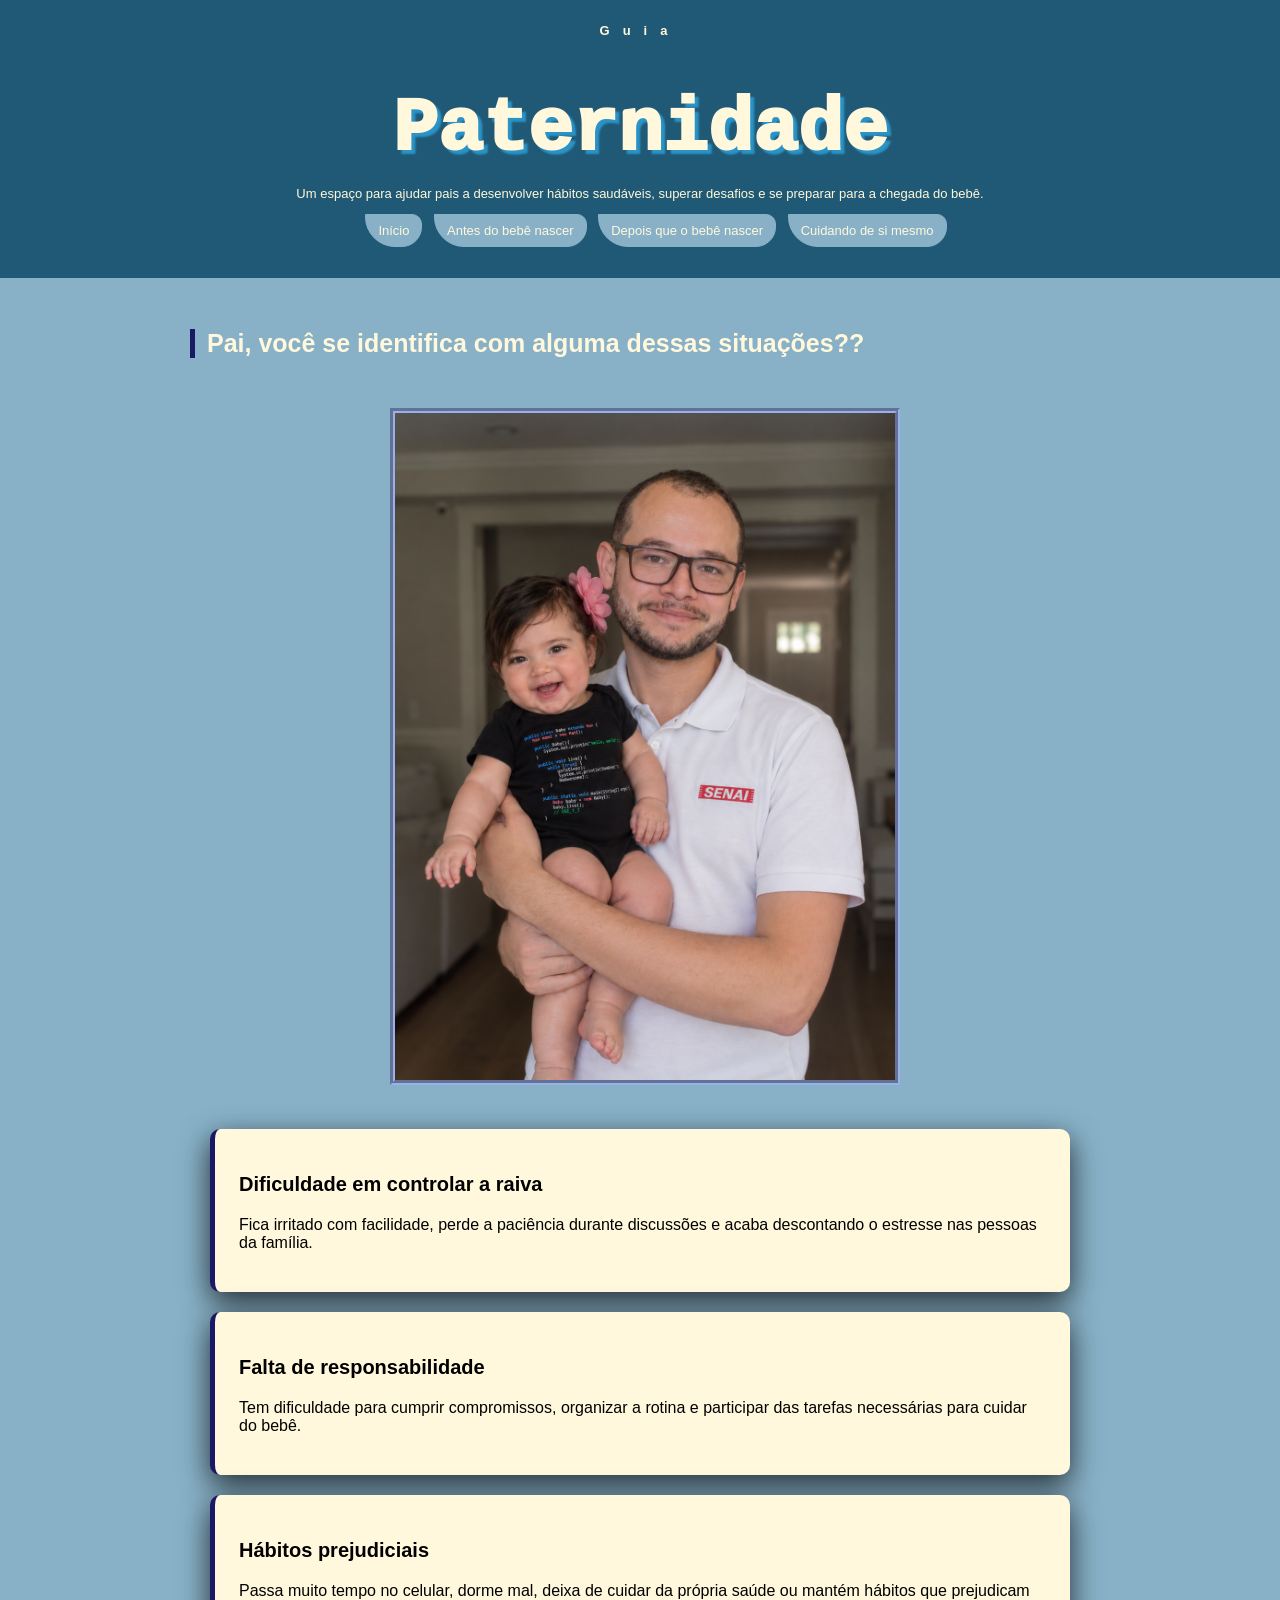
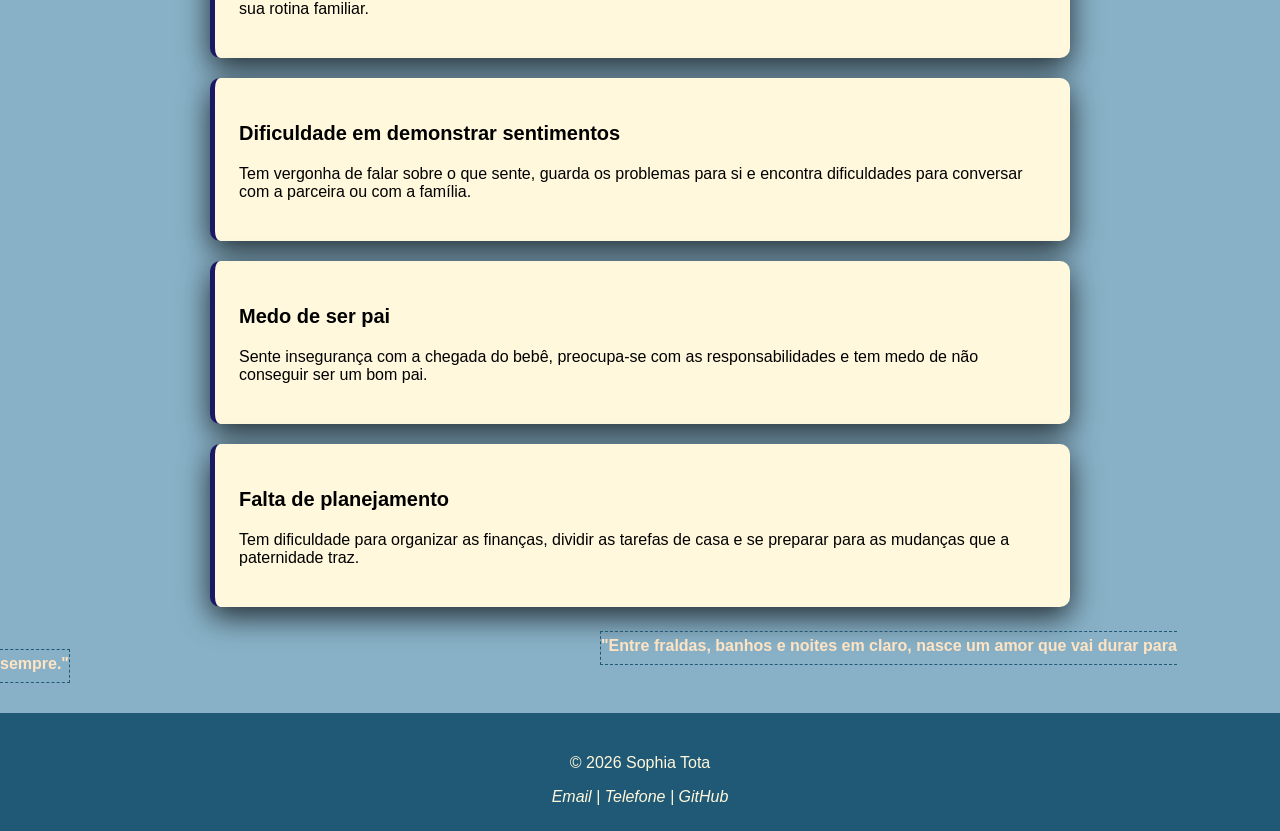
<file: index.html>
<!DOCTYPE html>
<html lang="pt-br">
<head>
    <meta charset="UTF-8">
    <meta name="viewport" content="width=device-width, initial-scale=1.0">
    <title>Guia da Paternidade | Site</title>

    <link rel="stylesheet" href="./style/style.css">
</head>
<body>
    
    <header class="cabecalho">
        <div class="container">
            <p class="etiqueta">Guia</p>
            <h1>Paternidade</h1>

            <p class="subtitulo">
                Um espaço para ajudar pais a desenvolver hábitos saudáveis, superar desafios e se preparar para a chegada do bebê.
            </p>

            <nav class="paginas">
                    <ul class="menu-paginas">
                    <li><a class="menu-link" href="index.html">Início</a></li>
                    <li><a class="menu-link" href="/pages/nasceu.html">Antes do bebê nascer</a></li>
                    <li><a class="menu-link" href="/pages/depois.html">Depois que o bebê nascer</a></li>
                    <li><a class="menu-link" href="/pages/cuida.html">Cuidando de si mesmo</a></li>

                </ul>
            </nav>
        </div>
    </header>
    <main>
        <section class="secao">
            <div class="container">
                <h2 class="titulo-secao">Pai, você se identifica com alguma dessas situações??</h2>
                <img id="imagem1" src="img/ved.png" alt="">
                <div class="grade-cards">
                    <article class="card">
                        <h3>Dificuldade em controlar a raiva </h3>
                        <p>
                            Fica irritado com facilidade, perde a paciência
                            durante discussões e acaba descontando o estresse
                            nas pessoas da família.
                        </p>
                    </article>

                    <article class="card">
                        <h3>Falta de responsabilidade</h3>
                        <p>
                            Tem dificuldade para cumprir compromissos,
                            organizar a rotina e participar das tarefas
                            necessárias para cuidar do bebê.
                        </p>
                    </article>

                    <article class="card">
                        <h3>Hábitos prejudiciais</h3>
                        <p>
                            Passa muito tempo no celular, dorme mal,
                            deixa de cuidar da própria saúde ou mantém
                            hábitos que prejudicam sua rotina familiar.
                        </p>
                    </article>

                    <article class="card">
                        <h3>Dificuldade em demonstrar sentimentos</h3>
                        <p>
                            Tem vergonha de falar sobre o que sente,
                            guarda os problemas para si e encontra
                            dificuldades para conversar com a parceira
                            ou com a família.
                        </p>
                    </article>

                    <article class="card">
                        <h3>Medo de ser pai</h3>
                        <p>
                            Sente insegurança com a chegada do bebê,
                            preocupa-se com as responsabilidades e
                            tem medo de não conseguir ser um bom pai.
                        </p>
                    </article>

                    <article class="card">
                        <h3>Falta de planejamento</h3>
                        <p>
                            Tem dificuldade para organizar as finanças,
                            dividir as tarefas de casa e se preparar
                            para as mudanças que a paternidade traz.
                        </p>
                    </article>
                </div>
            </div>
        </section>

        <strong> "Entre fraldas, banhos e noites em claro, 
            nasce um amor que vai durar para sempre." </strong>  <br>
        
        
    </main>
     <footer class="rodape">
        <div class="container">
            <p id="texto">&copy; 2026 Sophia Tota </p>

            <address>
                <a href="sophia.ttota@gmail">Email</a>
                <span> | </span>
                <a href="tel+5515991891791">Telefone</a>
                <span> | </span>
                <a href="https://github.com/sophiatota" target="_blank">GitHub</a>

            </address>

        </div>

    </footer>
     
</body>
</html>
</file>
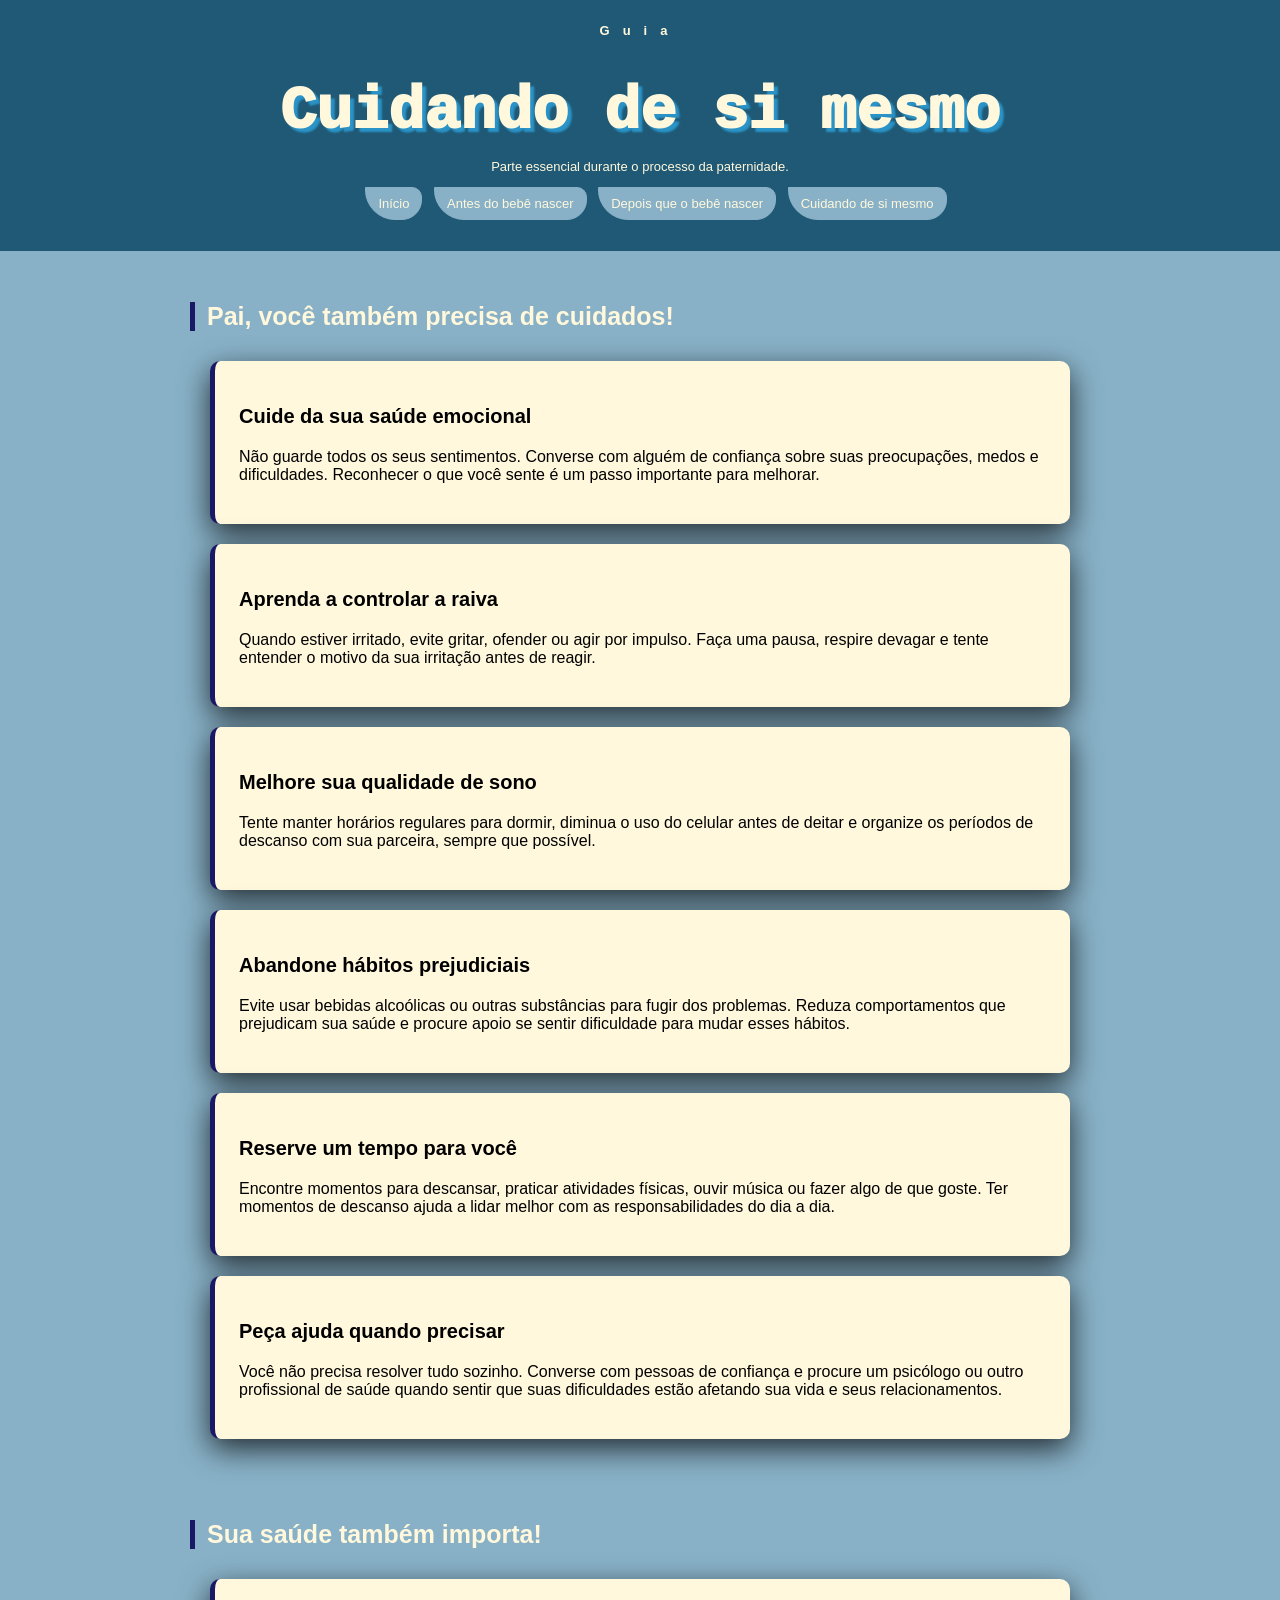
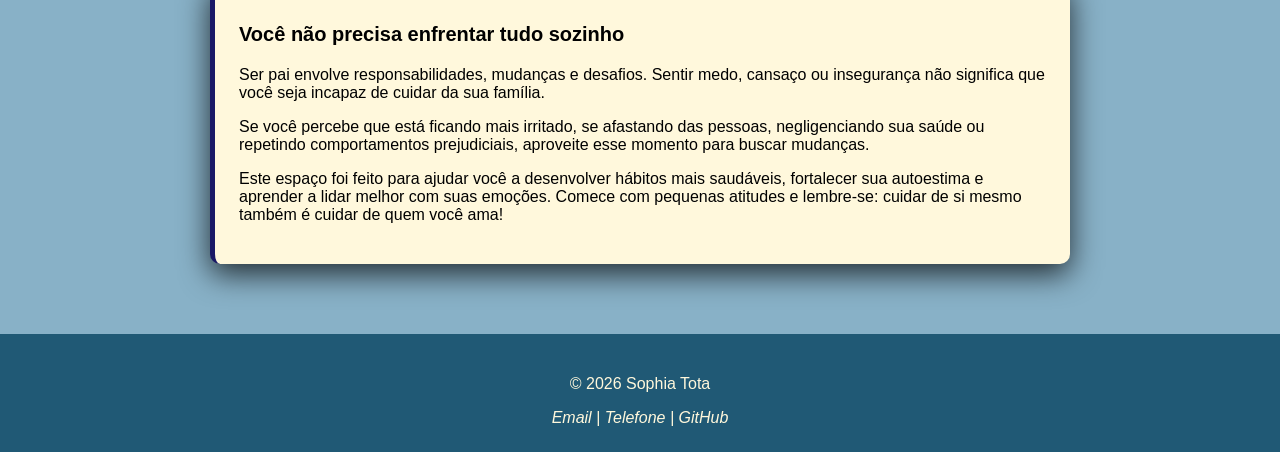
<file: pages/cuida.html>
<!DOCTYPE html>
<html lang="pt-br">
<head>
    <meta charset="UTF-8">
    <meta name="viewport" content="width=device-width, initial-scale=1.0">
    <title>Guia da Paternidade | Site</title>

    <link rel="stylesheet" href="../style/style.css">
</head>
<body>
    
    <header class="cabecalho">
        <div class="container">
            <p class="etiqueta">Guia</p>
            <h1 id="h1">Cuidando de si mesmo</h1>

            <p class="subtitulo">
                Parte essencial durante o processo da paternidade.
            </p>

            <nav class="paginas">
                    <ul class="menu-paginas">
                    <li><a class="menu-link" href="../index.html">Início</a></li>
                    <li><a class="menu-link" href="nasceu.html">Antes do bebê nascer</a></li>
                    <li><a class="menu-link" href="depois.html">Depois que o bebê nascer</a></li>
                    <li><a class="menu-link" href="cuida.html">Cuidando de si mesmo</a></li>
                </ul>
            </nav>
        </div>
         </header>
    <main>
        <section class="secao">
            <div class="container">
                <h2 class="titulo-secao">Pai, você também precisa de cuidados!</h2>

                <div class="grade-cards">
                    <article class="card">
                        <h3>Cuide da sua saúde emocional</h3>
                        <p>
                            Não guarde todos os seus sentimentos.
                            Converse com alguém de confiança sobre suas
                            preocupações, medos e dificuldades.
                            Reconhecer o que você sente é um passo
                            importante para melhorar.

                        </p>
                    </article>

                    <article class="card">
                        <h3>Aprenda a controlar a raiva</h3>
                        <p>
                            Quando estiver irritado, evite gritar,
                            ofender ou agir por impulso. Faça uma pausa,
                            respire devagar e tente entender o motivo
                            da sua irritação antes de reagir.
                        </p>
                    </article>

                    <article class="card">
                        <h3>Melhore sua qualidade de sono</h3>
                        <p>
                            Tente manter horários regulares para dormir,
                            diminua o uso do celular antes de deitar
                            e organize os períodos de descanso com
                            sua parceira, sempre que possível.
                        </p>
                    </article>

                    <article class="card">
                        <h3>Abandone hábitos prejudiciais</h3>
                        <p>
                            Evite usar bebidas alcoólicas ou outras
                            substâncias para fugir dos problemas.
                            Reduza comportamentos que prejudicam
                            sua saúde e procure apoio se sentir
                            dificuldade para mudar esses hábitos.
                        </p>
                    </article>

                    <article class="card">
                        <h3>Reserve um tempo para você</h3>
                        <p>
                            Encontre momentos para descansar,
                            praticar atividades físicas, ouvir música
                            ou fazer algo de que goste. Ter momentos
                            de descanso ajuda a lidar melhor com
                            as responsabilidades do dia a dia.
                        </p>
                    </article>

                    <article class="card">
                        <h3>Peça ajuda quando precisar</h3>
                        <p>
                            Você não precisa resolver tudo sozinho.
                            Converse com pessoas de confiança e procure
                            um psicólogo ou outro profissional de saúde
                            quando sentir que suas dificuldades estão
                            afetando sua vida e seus relacionamentos.
                        </p>
                    </article>
                </div>
            </div>
        </section>

        <section class="secao">
            <div class="container">
                <h2 class="titulo-secao">Sua saúde também importa!</h2>

                <div class="card">
                    <h3>Você não precisa enfrentar tudo sozinho</h3>
                    <p>
                        Ser pai envolve responsabilidades, mudanças
                        e desafios. Sentir medo, cansaço ou insegurança
                        não significa que você seja incapaz de cuidar
                        da sua família.
                    </p>

                    <p>
                        Se você percebe que está ficando mais irritado,
                        se afastando das pessoas, negligenciando sua
                        saúde ou repetindo comportamentos prejudiciais,
                        aproveite esse momento para buscar mudanças.
                    </p>

                    <p>
                        Este espaço foi feito para ajudar você a
                        desenvolver hábitos mais saudáveis, fortalecer
                        sua autoestima e aprender a lidar melhor com
                        suas emoções. Comece com pequenas atitudes
                        e lembre-se: cuidar de si mesmo também é
                        cuidar de quem você ama!
                    </p>
                </div>
            </div>
        </section>
    </main>
    <footer class="rodape">
        <div class="container">
            <p id="texto">&copy; 2026 Sophia Tota </p>

            <address>
                <a href="sophia.ttota@gmail">Email</a>
                <span> | </span>
                <a href="tel+5515991891791">Telefone</a>
                <span> | </span>
                <a href="https://github.com/sophiatota" target="_blank">GitHub</a>

            </address>

        </div>

    </footer>

</body>
</html>
</file>
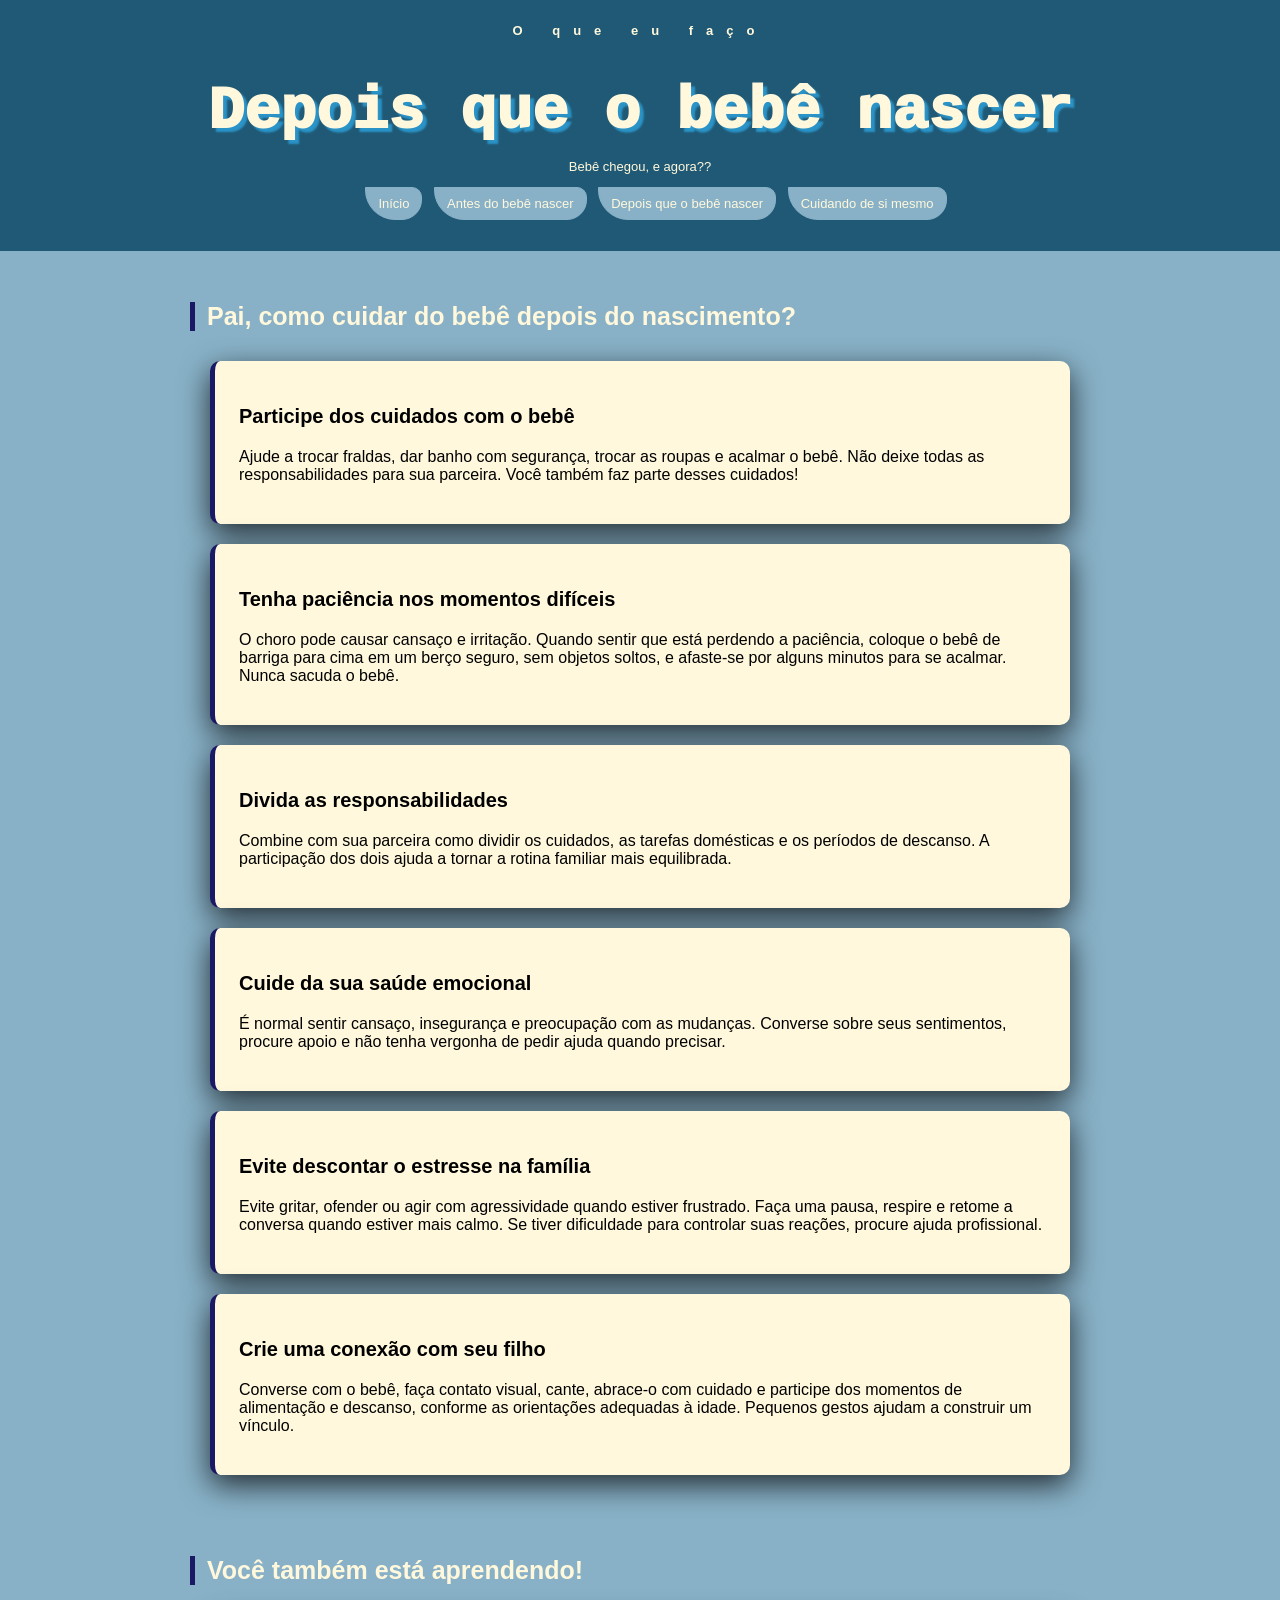
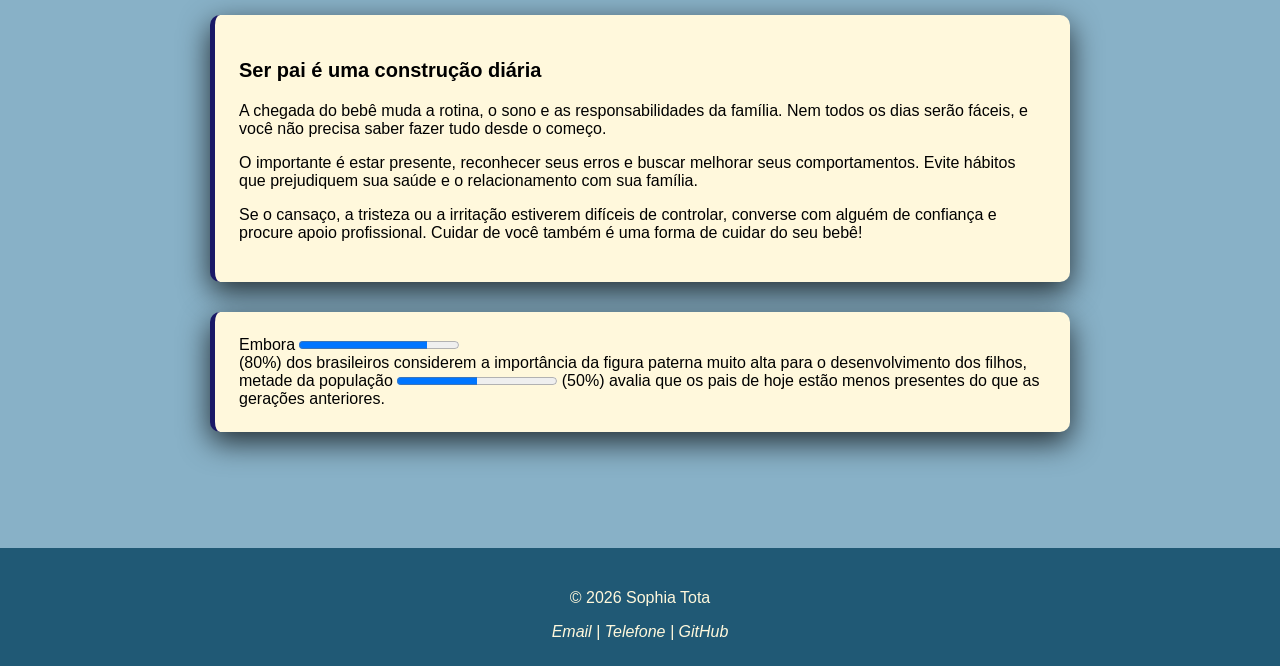
<file: pages/depois.html>
<!DOCTYPE html>
<html lang="pt-br">
<head>
    <meta charset="UTF-8">
    <meta name="viewport" content="width=device-width, initial-scale=1.0">
    <title>Guia da Paternidade | Site</title>

    <link rel="stylesheet" href="../style/style.css">
</head>
<body>
    
    <header class="cabecalho">
        <div class="container">
            <p class="etiqueta">O que eu faço</p>
            <h1 id="h1">Depois que o bebê nascer</h1>

            <p class="subtitulo">
                Bebê chegou, e agora??
            </p>

            <nav class="paginas">
                    <ul class="menu-paginas">
                    <li><a class="menu-link" href="./index.html">Início</a></li>
                    <li><a class="menu-link" href="nasceu.html">Antes do bebê nascer</a></li>
                    <li><a class="menu-link" href="depois.html">Depois que o bebê nascer</a></li>
                    <li><a class="menu-link" href="cuida.html">Cuidando de si mesmo</a></li>
                </ul>
            </nav>
        </div>
         </header>
<main>
    <section class="secao">
        <div class="container">
            <h2 class="titulo-secao">Pai, como cuidar do bebê depois do nascimento?</h2>

            <div class="grade-cards">
                <article class="card">
                    <h3>Participe dos cuidados com o bebê</h3>
                    <p>
                        Ajude a trocar fraldas, dar banho com segurança,
                        trocar as roupas e acalmar o bebê. Não deixe
                        todas as responsabilidades para sua parceira.
                        Você também faz parte desses cuidados!
                    </p>
                </article>

                <article class="card">
                    <h3>Tenha paciência nos momentos difíceis</h3>
                    <p>
                        O choro pode causar cansaço e irritação.
                        Quando sentir que está perdendo a paciência,
                        coloque o bebê de barriga para cima em um
                        berço seguro, sem objetos soltos, e afaste-se
                        por alguns minutos para se acalmar.
                        Nunca sacuda o bebê.
                    </p>
                </article>

                <article class="card">
                    <h3>Divida as responsabilidades</h3>
                    <p>
                        Combine com sua parceira como dividir os
                        cuidados, as tarefas domésticas e os períodos
                        de descanso. A participação dos dois ajuda
                        a tornar a rotina familiar mais equilibrada.
                    </p>
                </article>

                <article class="card">
                    <h3>Cuide da sua saúde emocional</h3>
                    <p>
                        É normal sentir cansaço, insegurança e
                        preocupação com as mudanças. Converse sobre
                        seus sentimentos, procure apoio e não tenha
                        vergonha de pedir ajuda quando precisar.
                    </p>
                </article>

                <article class="card">
                    <h3>Evite descontar o estresse na família</h3>
                    <p>
                        Evite gritar, ofender ou agir com agressividade
                        quando estiver frustrado. Faça uma pausa,
                        respire e retome a conversa quando estiver
                        mais calmo. Se tiver dificuldade para controlar
                        suas reações, procure ajuda profissional.
                    </p>
                </article>

                <article class="card">
                    <h3>Crie uma conexão com seu filho</h3>
                    <p>
                        Converse com o bebê, faça contato visual,
                        cante, abrace-o com cuidado e participe
                        dos momentos de alimentação e descanso,
                        conforme as orientações adequadas à idade.
                        Pequenos gestos ajudam a construir um vínculo.
                    </p>
                </article>
            </div>
        </div>
    </section>

    <section class="secao">
        <div class="container">
            <h2 class="titulo-secao">Você também está aprendendo!</h2>

            <div class="card">
                <h3>Ser pai é uma construção diária</h3>
                <p>
                    A chegada do bebê muda a rotina, o sono e as
                    responsabilidades da família. Nem todos os dias
                    serão fáceis, e você não precisa saber fazer
                    tudo desde o começo.
                </p>

                <p>
                    O importante é estar presente, reconhecer seus
                    erros e buscar melhorar seus comportamentos.
                    Evite hábitos que prejudiquem sua saúde e o
                    relacionamento com sua família.
                </p>

                <p>
                    Se o cansaço, a tristeza ou a irritação estiverem
                    difíceis de controlar, converse com alguém de
                    confiança e procure apoio profissional.
                    Cuidar de você também é uma forma de cuidar
                    do seu bebê!
                </p>
            </div>

        <section class="secao">
        <div class="container">
        </div>
        <div class="container">
            <div class="card">
                Embora
            <progress value="80" max="100">
            80% 
            </progress><br>
            (80%)  dos brasileiros considerem a importância da figura paterna muito alta para o desenvolvimento dos filhos, <br>
            metade da população 
            <progress value="50" max="100">
            50% 
            </progress>  (50%) avalia que os pais de hoje estão menos presentes do que as gerações anteriores.
            </div>

        </div>
            
        </p>
        
    </section>
    

</main>
<footer class="rodape">
        <div class="container">
            <p id="texto">&copy; 2026 Sophia Tota </p>

            <address>
                <a href="sophia.ttota@gmail">Email</a>
                <span> | </span>
                <a href="tel+5515991891791">Telefone</a>
                <span> | </span>
                <a href="https://github.com/sophiatota" target="_blank">GitHub</a>

            </address>

        </div>

    </footer>
</body>
</html>
</file>
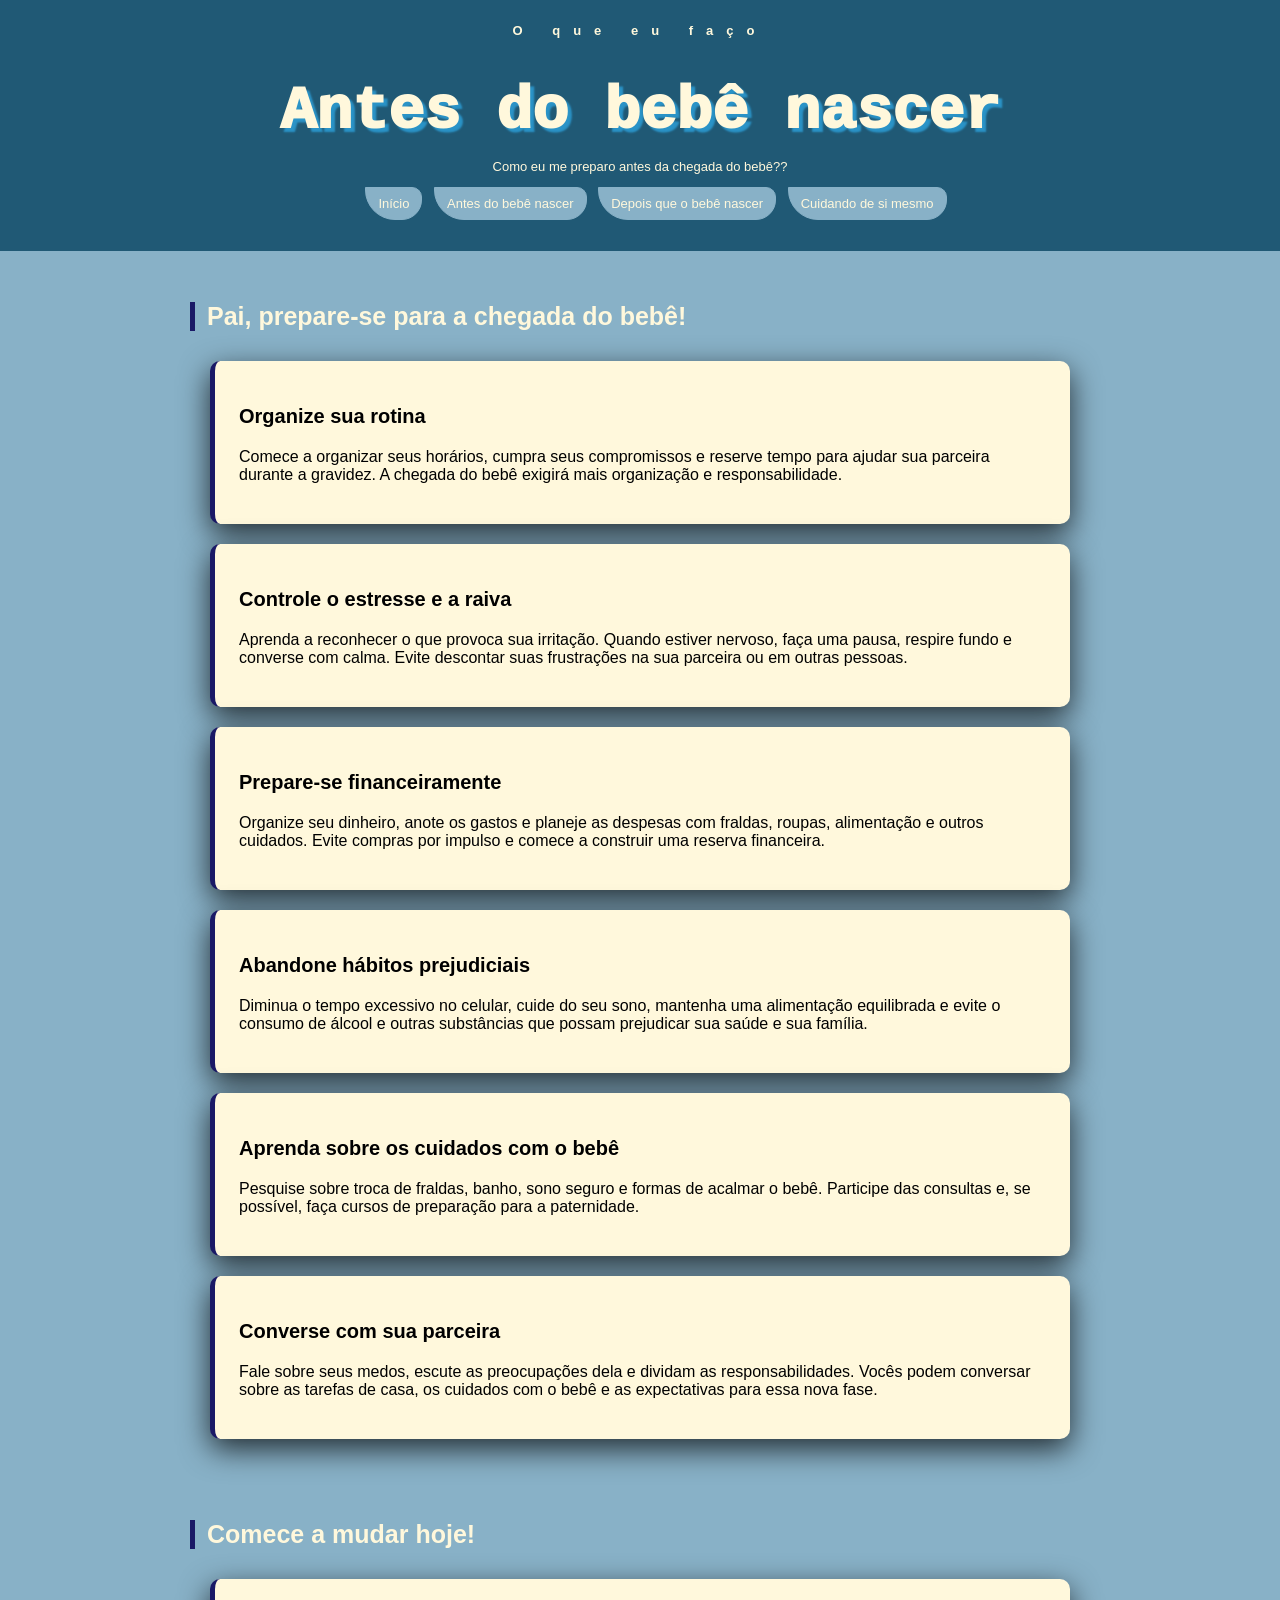
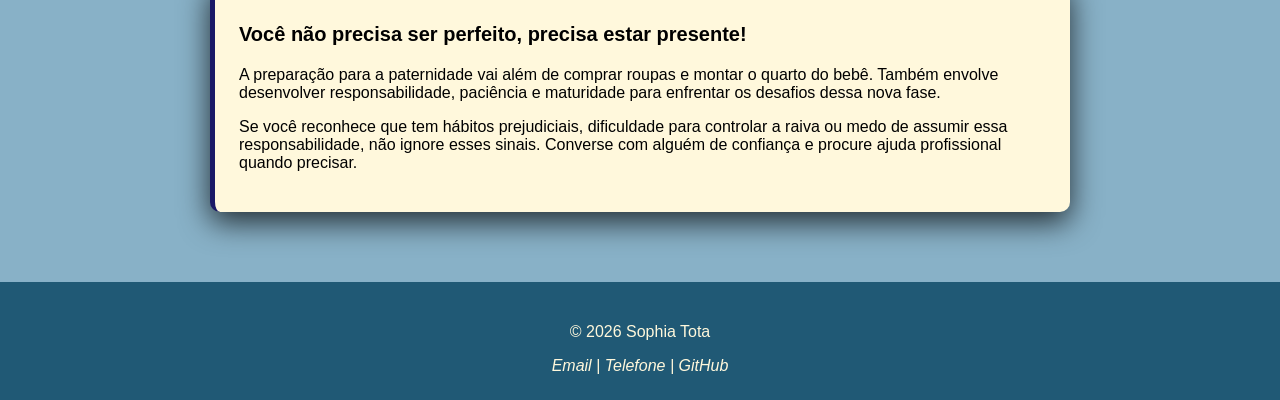
<file: pages/nasceu.html>
<!DOCTYPE html>
<html lang="pt-br">
<head>
    <meta charset="UTF-8">
    <meta name="viewport" content="width=device-width, initial-scale=1.0">
    <title>Guia da Paternidade | Site</title>

    <link rel="stylesheet" href="../style/style.css">
</head>
<body>
    
    <header class="cabecalho">
        <div class="container">
            <p class="etiqueta">O que eu faço</p>
            <h1 id="h1">Antes do bebê nascer</h1>

            <p class="subtitulo">
                Como eu me preparo antes da chegada do bebê??
            </p>

            <nav class="paginas">
                    <ul class="menu-paginas">
                    <li><a class="menu-link" href="../index.html">Início</a></li>
                    <li><a class="menu-link" href="nasceu.html">Antes do bebê nascer</a></li>
                    <li><a class="menu-link" href="depois.html">Depois que o bebê nascer</a></li>
                    <li><a class="menu-link" href="cuida.html">Cuidando de si mesmo</a></li>
                    
                </ul>
            </nav>
        </div>
    </header>
  
<main>
    <section class="secao">
        <div class="container">
            <h2 class="titulo-secao">Pai, prepare-se para a chegada do bebê!</h2>

            <div class="grade-cards">
                <article class="card">
                    <h3>Organize sua rotina</h3>
                    <p>
                        Comece a organizar seus horários, cumpra seus
                        compromissos e reserve tempo para ajudar sua
                        parceira durante a gravidez. A chegada do bebê
                        exigirá mais organização e responsabilidade.
                    </p>
                </article>

                <article class="card">
                    <h3>Controle o estresse e a raiva</h3>
                    <p>
                        Aprenda a reconhecer o que provoca sua irritação.
                        Quando estiver nervoso, faça uma pausa, respire
                        fundo e converse com calma. Evite descontar suas
                        frustrações na sua parceira ou em outras pessoas.
                    </p>
                </article>

                <article class="card">
                    <h3>Prepare-se financeiramente</h3>
                    <p>
                        Organize seu dinheiro, anote os gastos e planeje
                        as despesas com fraldas, roupas, alimentação
                        e outros cuidados. Evite compras por impulso
                        e comece a construir uma reserva financeira.
                    </p>
                </article>

                <article class="card">
                    <h3>Abandone hábitos prejudiciais</h3>
                    <p>
                        Diminua o tempo excessivo no celular, cuide
                        do seu sono, mantenha uma alimentação equilibrada
                        e evite o consumo de álcool e outras substâncias
                        que possam prejudicar sua saúde e sua família.
                    </p>
                </article>

                <article class="card">
                    <h3>Aprenda sobre os cuidados com o bebê</h3>
                    <p>
                        Pesquise sobre troca de fraldas, banho,
                        sono seguro e formas de acalmar o bebê.
                        Participe das consultas e, se possível,
                        faça cursos de preparação para a paternidade.
                    </p>
                </article>

                <article class="card">
                    <h3>Converse com sua parceira</h3>
                    <p>
                        Fale sobre seus medos, escute as preocupações
                        dela e dividam as responsabilidades. Vocês
                        podem conversar sobre as tarefas de casa,
                        os cuidados com o bebê e as expectativas
                        para essa nova fase.
                    </p>
                </article>
            </div>
        </div>
    </section>

    <section class="secao">
        <div class="container">
            <h2 class="titulo-secao">Comece a mudar hoje!</h2>

            <div class="card">
                <h3>Você não precisa ser perfeito, precisa estar presente!</h3>
                <p>
                    A preparação para a paternidade vai além de comprar
                    roupas e montar o quarto do bebê. Também envolve
                    desenvolver responsabilidade, paciência e maturidade
                    para enfrentar os desafios dessa nova fase.
                </p>

                <p>
                    Se você reconhece que tem hábitos prejudiciais,
                    dificuldade para controlar a raiva ou medo de
                    assumir essa responsabilidade, não ignore esses
                    sinais. Converse com alguém de confiança e procure
                    ajuda profissional quando precisar.
                </p>

            </div>
        </div>
    </section>
</main>
<footer class="rodape">
        <div class="container">
            <p id="texto">&copy; 2026 Sophia Tota </p>

            <address>
                <a href="sophia.ttota@gmail">Email</a>
                <span> | </span>
                <a href="tel+5515991891791">Telefone</a>
                <span> | </span>
                <a href="https://github.com/sophiatota" target="_blank">GitHub</a>

            </address>

        </div>

    </footer>

</body>
</html>
</file>
<file: style/style.css>
*{
    box-sizing: border-box;
}

body{
    margin: 0;
    background-color: #88b1c7;
    color: rgb(0, 0, 0);
    /*a fonte só vai aparecer se no computador tiver instalado*/
    font-family: Arial, Helvetica,sans-serif ;
    font-size: 16px;
    /*se a arial não tiver instalda a outra vai ser,*/
    /*line-height: 9.5;*/
}

h2{
    font-size: 25px;
    margin-bottom: 10px;
    color: cornsilk;
}
h3{
    font-size: 20px;
}
a{
    color: cornsilk;
    
}

.container{
    width: 100%;
    /*largura*/
    max-width: 900px;
    margin: 0 auto;
}


.cabecalho{
    /*parte cima azul*/
    background-color: #205975;
    color: cornsilk;
    padding: 10px 10px;
    /*sequencia*/
    text-align: center;
    font-size: 13px;
    
}
.cabecalho h1{
    /*seletor decendente*/
    /*titulo*/
    color: cornsilk;
    font-weight: 1000;
    /*text-align: center;*/
    text-shadow: 4px 4px 2px #2a93c7;
    font-family: 'Courier New', Courier, monospace;
    font-size: 75px;
    margin-bottom: 10px;
    /*deixa + perto*/
}

#h1{
     color: cornsilk;
    font-weight: 1000;
    /*text-align: center;*/
    text-shadow: 4px 4px 2px #2a93c7;
    font-family: 'Courier New', Courier, monospace;
    font-size: 60px;
    margin-bottom: 10px;
    /*deixa + perto*/
}

#texto{
    color: cornsilk;
}

.etiqueta{
    /*GUIA*/
    color: cornsilk;
    font-size: 13px;
    font-weight: bold;
    letter-spacing: 13px;
    /*muda o espaçamento da letra!*/
    text-align: center;
    
}

.subtitulo{
    max-width: 930px;
    text-align: center;
    color: cornsilk;

}

.menu-paginas li{
    /*display: block;*/
    display: inline-block;
    margin-right: 8px;
    margin-bottom: 8px;
}

.menu-link{
    display: inline-block;
    padding: 8px 12px;
    background-color: #88b1c7;
    border: 1px solid #88b1c7;
    border-radius: 0 10px 20px 30px;
    text-decoration: none;
    text-align: center;
}

/*parde mais clara do site*/
.secao{
    padding: 30px 0;
}

.titulo-secao{
    margin-bottom: 30px;
    padding-left: 12px;
    border-left: 5px solid rgb(26, 25, 102);
    font-size: 25px;
}

.grade-cards {
    display: grid;
    gap: 20px; /* ESPAÇO ENTRE OS CARDS */
}

.card{
    padding: 24px;
    background-color: cornsilk;
    /*border: 1px solid crimson;*/
    border-radius: 10px;
    box-shadow: 0 10px 30px rgba(1, 0, 0, 0.749);
    /*box-shadow: 0 10px 30px rgba(20, 45, 70, 0.08);*/
    border-left: 5px solid rgb(26, 25, 102);
    margin: 0 20px;
}

.rodape{
    margin-top: 40px;
    padding: 25px;
    background-color: #205975;
    text-align: center;
}
.rodape address{
    font-size: normal;
    color: cornsilk;
}

.rodape a{
    text-decoration: none;
    color: cornsilk;
  
}

strong{
            border: 1px dashed  #205975;;
            padding-top: 5px;
            padding-bottom: 10px;
            color: bisque;
            text-align: center;
            margin: 200px 200px 300px 600px;
            
            
        }

#imagem1{
            
            border: 5px groove rgb(153, 177, 234);
            padding: 50px 15px px;
            text-align: center;
            margin: 20px 30px 40px 200px;
            box-sizing: content-box;
            width: 500px;
        }
</file>
